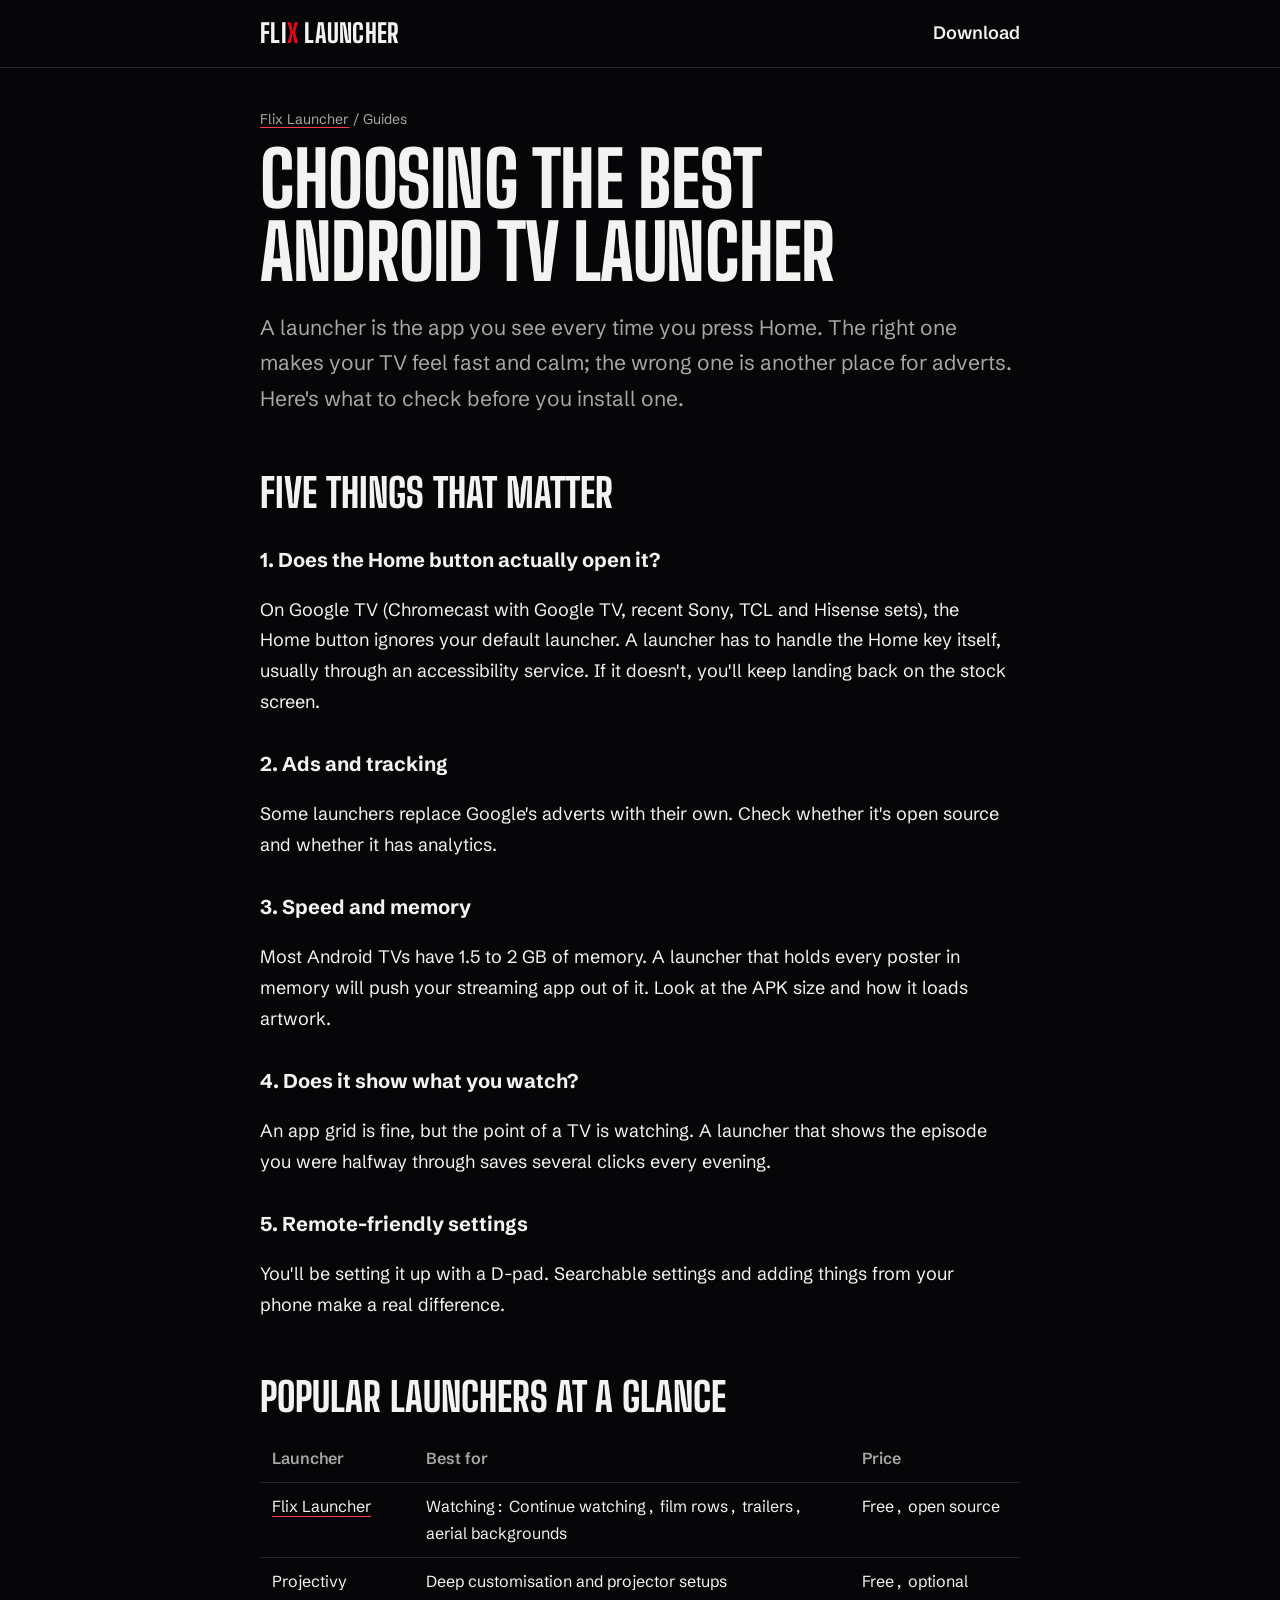
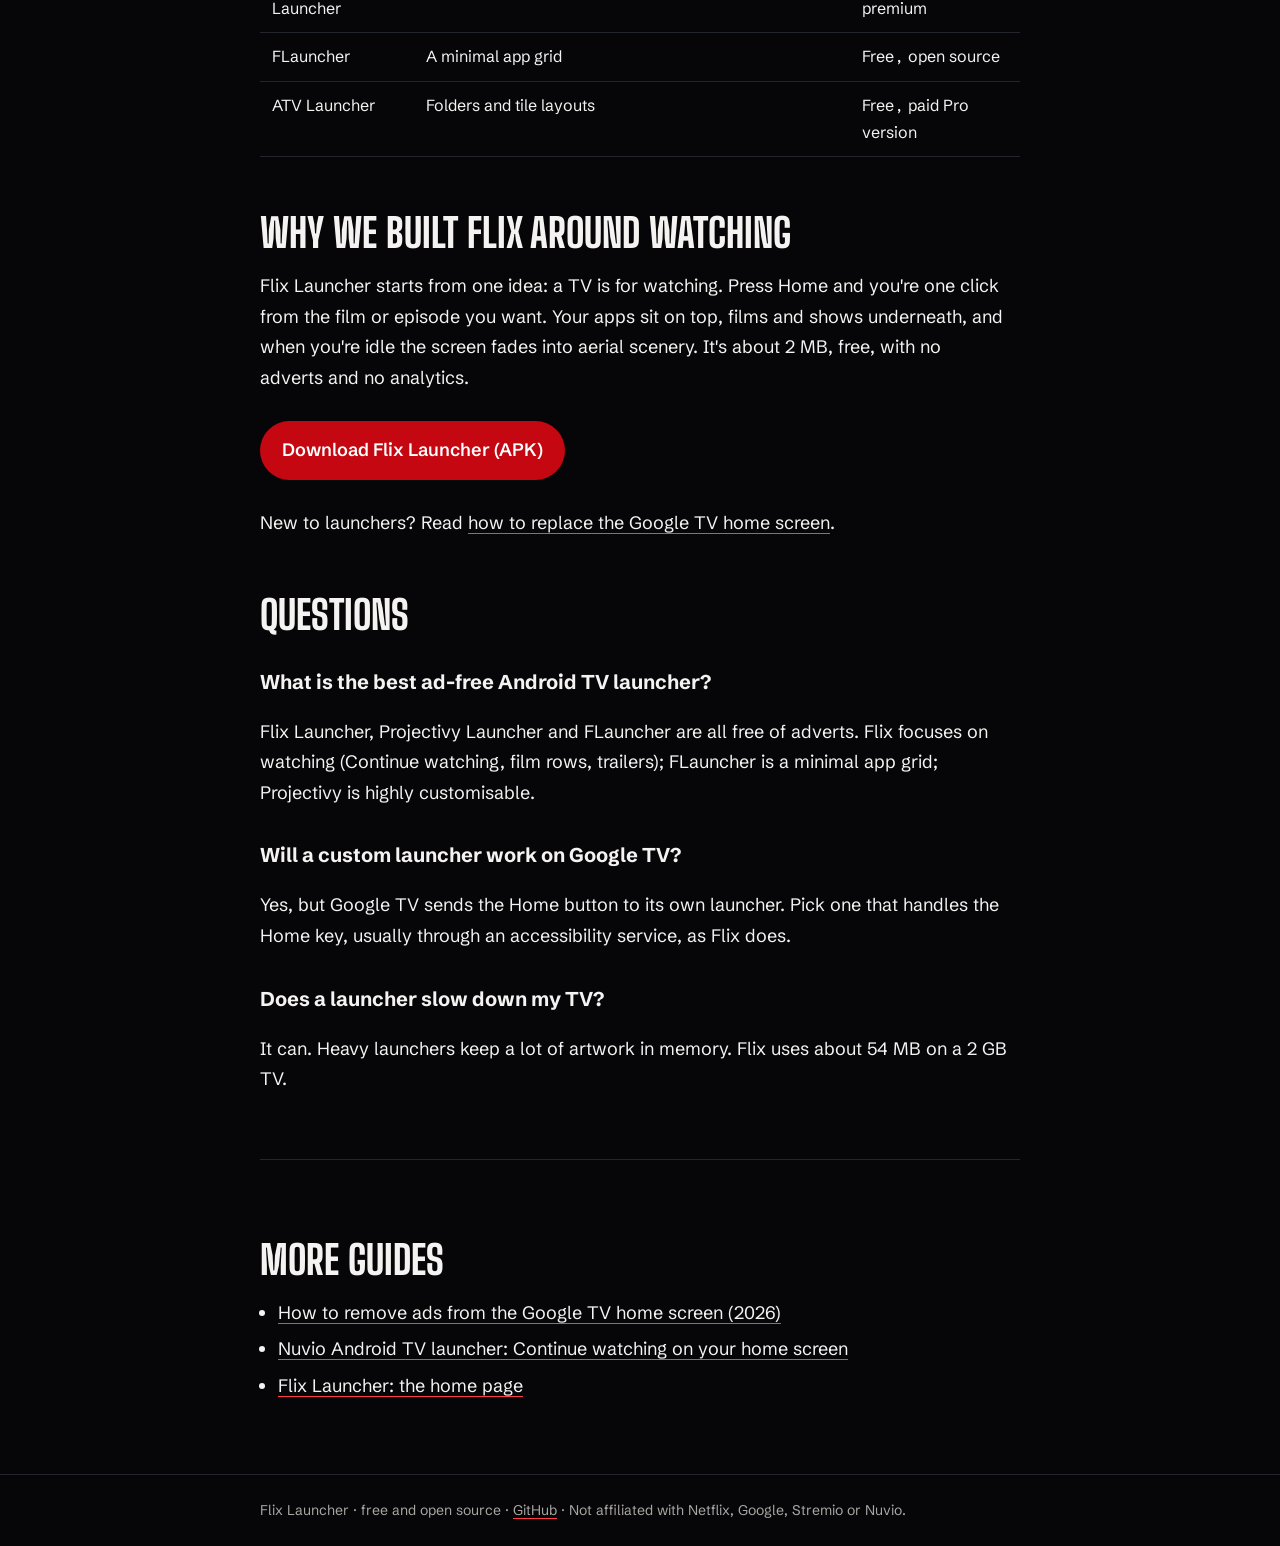
<file: docs/best-android-tv-launcher/index.html>
<!doctype html>
<html lang="en">
<head>
<meta charset="utf-8">
<meta name="viewport" content="width=device-width, initial-scale=1">
<title>Best Android TV launcher in 2026: what to look for</title>
<meta name="description" content="Choosing an Android TV launcher in 2026: what matters (Home button, ads, speed, memory), how the popular launchers differ, and which one fits watching films and shows.">
<link rel="canonical" href="https://hatrigt.github.io/flix-launcher/best-android-tv-launcher/">
<meta name="theme-color" content="#060608">
<meta property="og:type" content="article">
<meta property="og:site_name" content="Flix Launcher">
<meta property="og:title" content="Best Android TV launcher in 2026: what to look for">
<meta property="og:description" content="Choosing an Android TV launcher in 2026: what matters (Home button, ads, speed, memory), how the popular launchers differ, and which one fits watching films and shows.">
<meta property="og:url" content="https://hatrigt.github.io/flix-launcher/best-android-tv-launcher/">
<meta property="og:image" content="https://hatrigt.github.io/flix-launcher/social.png">
<meta name="twitter:card" content="summary_large_image">
<link rel="icon" href="data:image/svg+xml,%3Csvg xmlns='http://www.w3.org/2000/svg' viewBox='0 0 64 64'%3E%3Crect width='64' height='64' rx='14' fill='%23060608'/%3E%3Cpath d='M20 14h26v9H30v7h14v9H30v11H20z' fill='%23E50914'/%3E%3C/svg%3E">
<link rel="preconnect" href="https://fonts.googleapis.com">
<link rel="preconnect" href="https://fonts.gstatic.com" crossorigin>
<link href="https://fonts.googleapis.com/css2?family=Big+Shoulders+Display:wght@800&family=Schibsted+Grotesk:wght@400;600&display=swap" rel="stylesheet">
<link rel="stylesheet" href="../guide.css">
<script type="application/ld+json">[{"@context": "https://schema.org", "@type": "Article", "headline": "Best Android TV launcher in 2026: what to look for", "description": "Choosing an Android TV launcher in 2026: what matters (Home button, ads, speed, memory), how the popular launchers differ, and which one fits watching films and shows.", "datePublished": "2026-11-02", "dateModified": "2026-11-02", "image": "https://hatrigt.github.io/flix-launcher/home.jpg", "mainEntityOfPage": "https://hatrigt.github.io/flix-launcher/best-android-tv-launcher/", "author": {"@type": "Person", "name": "HatriGt", "url": "https://github.com/HatriGt"}}, {"@context": "https://schema.org", "@type": "BreadcrumbList", "itemListElement": [{"@type": "ListItem", "position": 1, "name": "Flix Launcher", "item": "https://hatrigt.github.io/flix-launcher/"}, {"@type": "ListItem", "position": 2, "name": "Best Android TV launcher", "item": "https://hatrigt.github.io/flix-launcher/best-android-tv-launcher/"}]}, {"@context": "https://schema.org", "@type": "FAQPage", "mainEntity": [{"@type": "Question", "name": "What is the best ad-free Android TV launcher?", "acceptedAnswer": {"@type": "Answer", "text": "Flix Launcher, Projectivy Launcher and FLauncher are all free of adverts. Flix focuses on watching (Continue watching, film rows, trailers); FLauncher is a minimal app grid; Projectivy is highly customisable."}}, {"@type": "Question", "name": "Will a custom launcher work on Google TV?", "acceptedAnswer": {"@type": "Answer", "text": "Yes, but Google TV sends the Home button to its own launcher. Pick one that handles the Home key, usually through an accessibility service, as Flix does."}}, {"@type": "Question", "name": "Does a launcher slow down my TV?", "acceptedAnswer": {"@type": "Answer", "text": "It can. Heavy launchers keep a lot of artwork in memory. Flix uses about 54 MB on a 2 GB TV."}}]}]</script>
</head>
<body>
<header class="top"><div class="in"><a class="brand" href="../">Fli<span>x</span> Launcher</a><a href="https://github.com/HatriGt/flix-launcher/releases/latest/download/flix-launcher.apk">Download</a></div></header>
<main class="page">
<nav class="crumbs" aria-label="Breadcrumb"><a href="../">Flix Launcher</a> / Guides</nav>
<h1>Choosing the best Android TV launcher</h1>
<p class="lede">A launcher is the app you see every time you press Home. The right one makes your TV feel fast and calm; the wrong one is another place for adverts. Here's what to check before you install one.</p>

<h2>Five things that matter</h2>
<h3>1. Does the Home button actually open it?</h3>
<p>On Google TV (Chromecast with Google TV, recent Sony, TCL and Hisense sets), the Home button ignores your default launcher. A launcher has to handle the Home key itself, usually through an accessibility service. If it doesn't, you'll keep landing back on the stock screen.</p>
<h3>2. Ads and tracking</h3>
<p>Some launchers replace Google's adverts with their own. Check whether it's open source and whether it has analytics.</p>
<h3>3. Speed and memory</h3>
<p>Most Android TVs have 1.5 to 2 GB of memory. A launcher that holds every poster in memory will push your streaming app out of it. Look at the APK size and how it loads artwork.</p>
<h3>4. Does it show what you watch?</h3>
<p>An app grid is fine, but the point of a TV is watching. A launcher that shows the episode you were halfway through saves several clicks every evening.</p>
<h3>5. Remote-friendly settings</h3>
<p>You'll be setting it up with a D-pad. Searchable settings and adding things from your phone make a real difference.</p>

<h2>Popular launchers at a glance</h2>
<table>
<thead><tr><th>Launcher</th><th>Best for</th><th>Price</th></tr></thead>
<tbody>
<tr><td><a href="../">Flix Launcher</a></td><td>Watching: Continue watching, film rows, trailers, aerial backgrounds</td><td>Free, open source</td></tr>
<tr><td>Projectivy Launcher</td><td>Deep customisation and projector setups</td><td>Free, optional premium</td></tr>
<tr><td>FLauncher</td><td>A minimal app grid</td><td>Free, open source</td></tr>
<tr><td>ATV Launcher</td><td>Folders and tile layouts</td><td>Free, paid Pro version</td></tr>
</tbody>
</table>

<h2>Why we built Flix around watching</h2>
<p>Flix Launcher starts from one idea: a TV is for watching. Press Home and you're one click from the film or episode you want. Your apps sit on top, films and shows underneath, and when you're idle the screen fades into aerial scenery. It's about 2 MB, free, with no adverts and no analytics.</p>
<p><a class="btn" href="https://github.com/HatriGt/flix-launcher/releases/latest/download/flix-launcher.apk">Download Flix Launcher (APK)</a></p>
<p>New to launchers? Read <a href="../remove-ads-google-tv-home-screen/">how to replace the Google TV home screen</a>.</p>

<h2>Questions</h2>
<h3>What is the best ad-free Android TV launcher?</h3><p>Flix Launcher, Projectivy Launcher and FLauncher are all free of adverts. Flix focuses on watching (Continue watching, film rows, trailers); FLauncher is a minimal app grid; Projectivy is highly customisable.</p><h3>Will a custom launcher work on Google TV?</h3><p>Yes, but Google TV sends the Home button to its own launcher. Pick one that handles the Home key, usually through an accessibility service, as Flix does.</p><h3>Does a launcher slow down my TV?</h3><p>It can. Heavy launchers keep a lot of artwork in memory. Flix uses about 54 MB on a 2 GB TV.</p>
<section class="more"><h2>More guides</h2><ul><li><a href="../remove-ads-google-tv-home-screen/">How to remove ads from the Google TV home screen (2026)</a></li><li><a href="../nuvio-android-tv-launcher/">Nuvio Android TV launcher: Continue watching on your home screen</a></li><li><a href="../">Flix Launcher: the home page</a></li></ul></section>
</main>
<footer><div class="in">Flix Launcher · free and open source · <a href="https://github.com/HatriGt/flix-launcher">GitHub</a> · Not affiliated with Netflix, Google, Stremio or Nuvio.</div></footer>
</body>
</html>
</file>
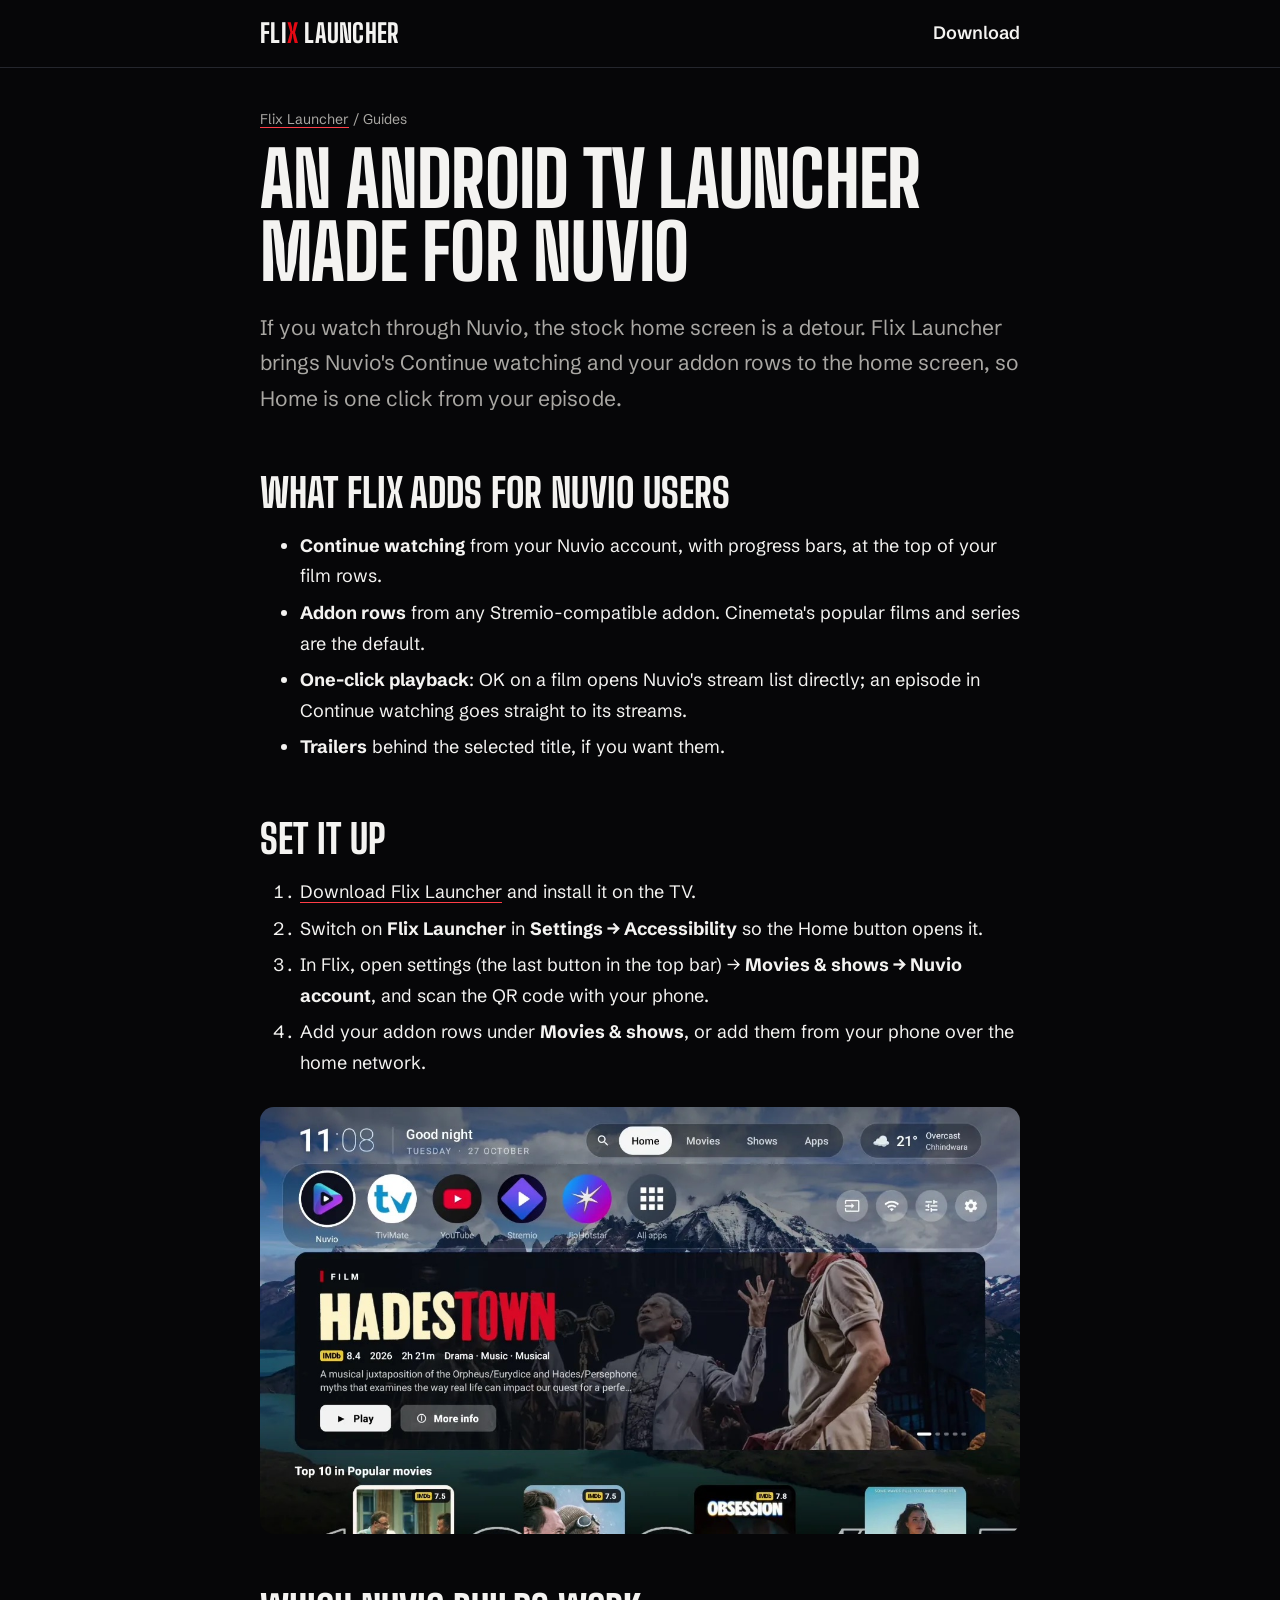
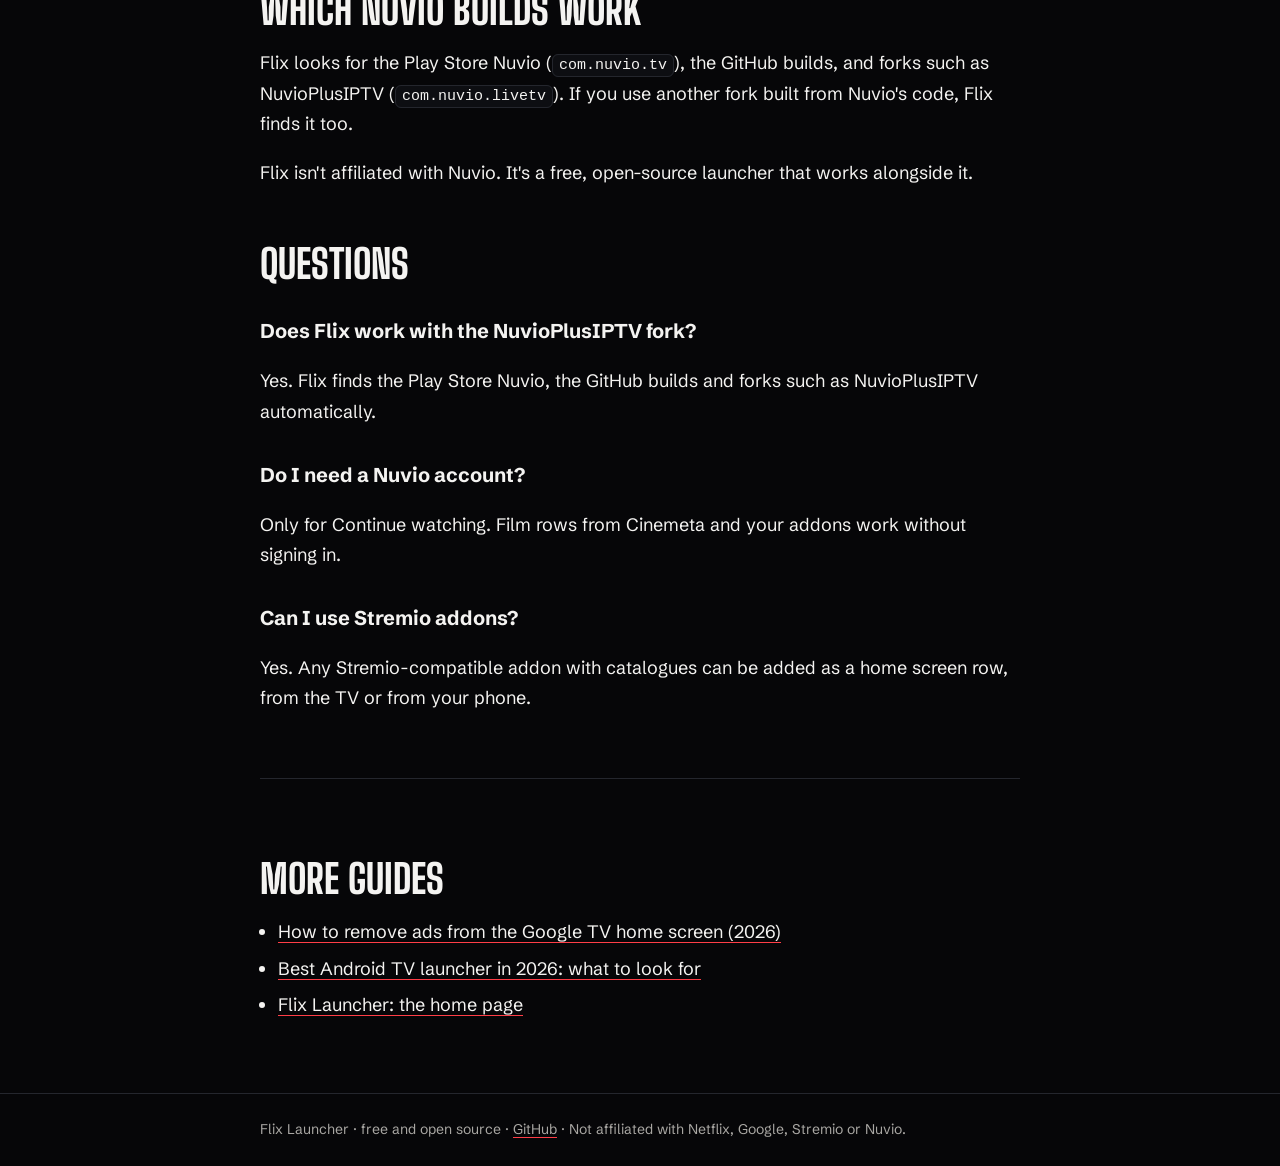
<file: docs/nuvio-android-tv-launcher/index.html>
<!doctype html>
<html lang="en">
<head>
<meta charset="utf-8">
<meta name="viewport" content="width=device-width, initial-scale=1">
<title>Nuvio Android TV launcher: Continue watching on your home screen</title>
<meta name="description" content="Flix Launcher puts Nuvio's Continue watching and your Stremio addon rows on the Android TV home screen. OK opens the title straight in Nuvio. Works with NuvioPlusIPTV too.">
<link rel="canonical" href="https://hatrigt.github.io/flix-launcher/nuvio-android-tv-launcher/">
<meta name="theme-color" content="#060608">
<meta property="og:type" content="article">
<meta property="og:site_name" content="Flix Launcher">
<meta property="og:title" content="Nuvio Android TV launcher: Continue watching on your home screen">
<meta property="og:description" content="Flix Launcher puts Nuvio's Continue watching and your Stremio addon rows on the Android TV home screen. OK opens the title straight in Nuvio. Works with NuvioPlusIPTV too.">
<meta property="og:url" content="https://hatrigt.github.io/flix-launcher/nuvio-android-tv-launcher/">
<meta property="og:image" content="https://hatrigt.github.io/flix-launcher/social.png">
<meta name="twitter:card" content="summary_large_image">
<link rel="icon" href="data:image/svg+xml,%3Csvg xmlns='http://www.w3.org/2000/svg' viewBox='0 0 64 64'%3E%3Crect width='64' height='64' rx='14' fill='%23060608'/%3E%3Cpath d='M20 14h26v9H30v7h14v9H30v11H20z' fill='%23E50914'/%3E%3C/svg%3E">
<link rel="preconnect" href="https://fonts.googleapis.com">
<link rel="preconnect" href="https://fonts.gstatic.com" crossorigin>
<link href="https://fonts.googleapis.com/css2?family=Big+Shoulders+Display:wght@800&family=Schibsted+Grotesk:wght@400;600&display=swap" rel="stylesheet">
<link rel="stylesheet" href="../guide.css">
<script type="application/ld+json">[{"@context": "https://schema.org", "@type": "Article", "headline": "Nuvio Android TV launcher: Continue watching on your home screen", "description": "Flix Launcher puts Nuvio's Continue watching and your Stremio addon rows on the Android TV home screen. OK opens the title straight in Nuvio. Works with NuvioPlusIPTV too.", "datePublished": "2026-11-02", "dateModified": "2026-11-02", "image": "https://hatrigt.github.io/flix-launcher/home.jpg", "mainEntityOfPage": "https://hatrigt.github.io/flix-launcher/nuvio-android-tv-launcher/", "author": {"@type": "Person", "name": "HatriGt", "url": "https://github.com/HatriGt"}}, {"@context": "https://schema.org", "@type": "BreadcrumbList", "itemListElement": [{"@type": "ListItem", "position": 1, "name": "Flix Launcher", "item": "https://hatrigt.github.io/flix-launcher/"}, {"@type": "ListItem", "position": 2, "name": "Launcher for Nuvio", "item": "https://hatrigt.github.io/flix-launcher/nuvio-android-tv-launcher/"}]}, {"@context": "https://schema.org", "@type": "FAQPage", "mainEntity": [{"@type": "Question", "name": "Does Flix work with the NuvioPlusIPTV fork?", "acceptedAnswer": {"@type": "Answer", "text": "Yes. Flix finds the Play Store Nuvio, the GitHub builds and forks such as NuvioPlusIPTV automatically."}}, {"@type": "Question", "name": "Do I need a Nuvio account?", "acceptedAnswer": {"@type": "Answer", "text": "Only for Continue watching. Film rows from Cinemeta and your addons work without signing in."}}, {"@type": "Question", "name": "Can I use Stremio addons?", "acceptedAnswer": {"@type": "Answer", "text": "Yes. Any Stremio-compatible addon with catalogues can be added as a home screen row, from the TV or from your phone."}}]}]</script>
</head>
<body>
<header class="top"><div class="in"><a class="brand" href="../">Fli<span>x</span> Launcher</a><a href="https://github.com/HatriGt/flix-launcher/releases/latest/download/flix-launcher.apk">Download</a></div></header>
<main class="page">
<nav class="crumbs" aria-label="Breadcrumb"><a href="../">Flix Launcher</a> / Guides</nav>
<h1>An Android TV launcher made for Nuvio</h1>
<p class="lede">If you watch through Nuvio, the stock home screen is a detour. Flix Launcher brings Nuvio's Continue watching and your addon rows to the home screen, so Home is one click from your episode.</p>

<h2>What Flix adds for Nuvio users</h2>
<ul>
<li><strong>Continue watching</strong> from your Nuvio account, with progress bars, at the top of your film rows.</li>
<li><strong>Addon rows</strong> from any Stremio-compatible addon. Cinemeta's popular films and series are the default.</li>
<li><strong>One-click playback</strong>: OK on a film opens Nuvio's stream list directly; an episode in Continue watching goes straight to its streams.</li>
<li><strong>Trailers</strong> behind the selected title, if you want them.</li>
</ul>

<h2>Set it up</h2>
<ol>
<li><a href="https://github.com/HatriGt/flix-launcher/releases/latest/download/flix-launcher.apk">Download Flix Launcher</a> and install it on the TV.</li>
<li>Switch on <strong>Flix Launcher</strong> in <strong>Settings → Accessibility</strong> so the Home button opens it.</li>
<li>In Flix, open settings (the last button in the top bar) → <strong>Movies &amp; shows → Nuvio account</strong>, and scan the QR code with your phone.</li>
<li>Add your addon rows under <strong>Movies &amp; shows</strong>, or add them from your phone over the home network.</li>
</ol>
<figure><img src="../home.jpg" alt="Flix Launcher showing film rows and a featured title that opens in Nuvio" width="1600" height="900" loading="lazy"></figure>

<h2>Which Nuvio builds work</h2>
<p>Flix looks for the Play Store Nuvio (<code>com.nuvio.tv</code>), the GitHub builds, and forks such as NuvioPlusIPTV (<code>com.nuvio.livetv</code>). If you use another fork built from Nuvio's code, Flix finds it too.</p>
<p>Flix isn't affiliated with Nuvio. It's a free, open-source launcher that works alongside it.</p>

<h2>Questions</h2>
<h3>Does Flix work with the NuvioPlusIPTV fork?</h3><p>Yes. Flix finds the Play Store Nuvio, the GitHub builds and forks such as NuvioPlusIPTV automatically.</p><h3>Do I need a Nuvio account?</h3><p>Only for Continue watching. Film rows from Cinemeta and your addons work without signing in.</p><h3>Can I use Stremio addons?</h3><p>Yes. Any Stremio-compatible addon with catalogues can be added as a home screen row, from the TV or from your phone.</p>
<section class="more"><h2>More guides</h2><ul><li><a href="../remove-ads-google-tv-home-screen/">How to remove ads from the Google TV home screen (2026)</a></li><li><a href="../best-android-tv-launcher/">Best Android TV launcher in 2026: what to look for</a></li><li><a href="../">Flix Launcher: the home page</a></li></ul></section>
</main>
<footer><div class="in">Flix Launcher · free and open source · <a href="https://github.com/HatriGt/flix-launcher">GitHub</a> · Not affiliated with Netflix, Google, Stremio or Nuvio.</div></footer>
</body>
</html>
</file>
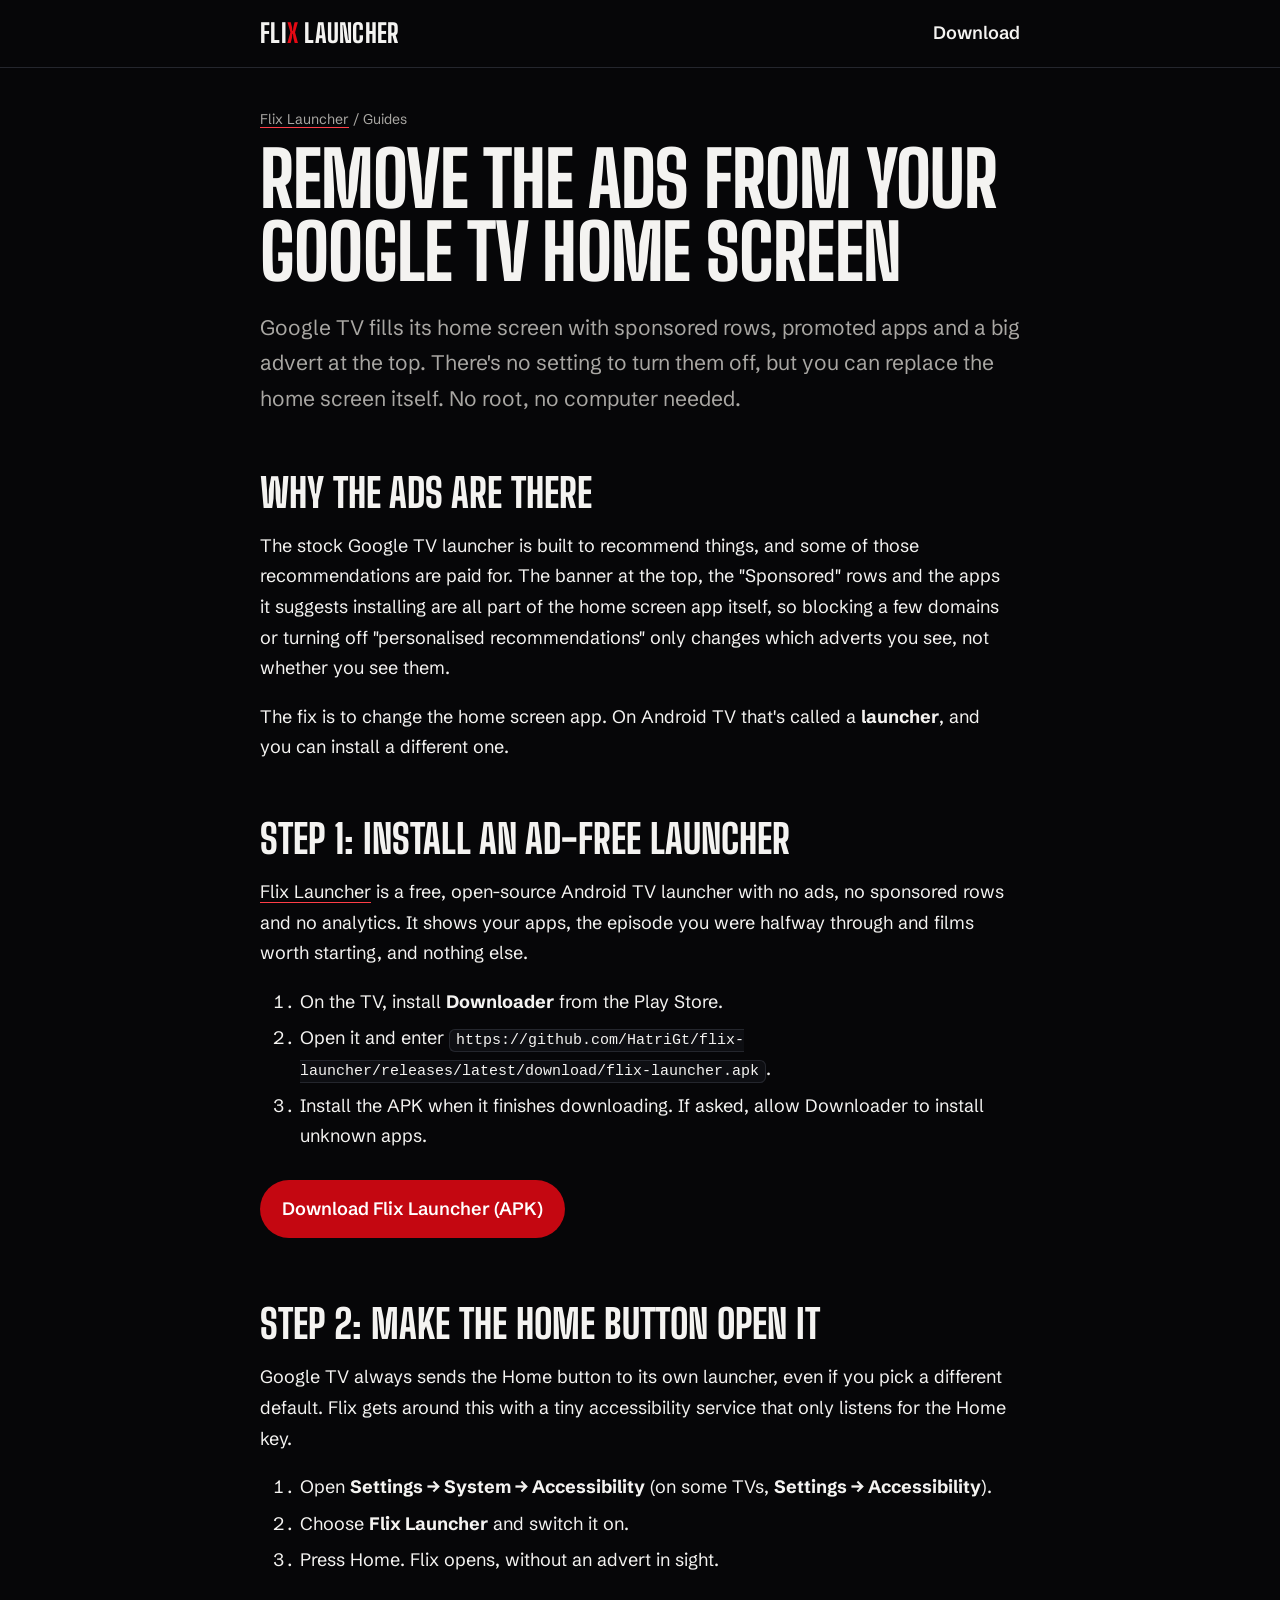
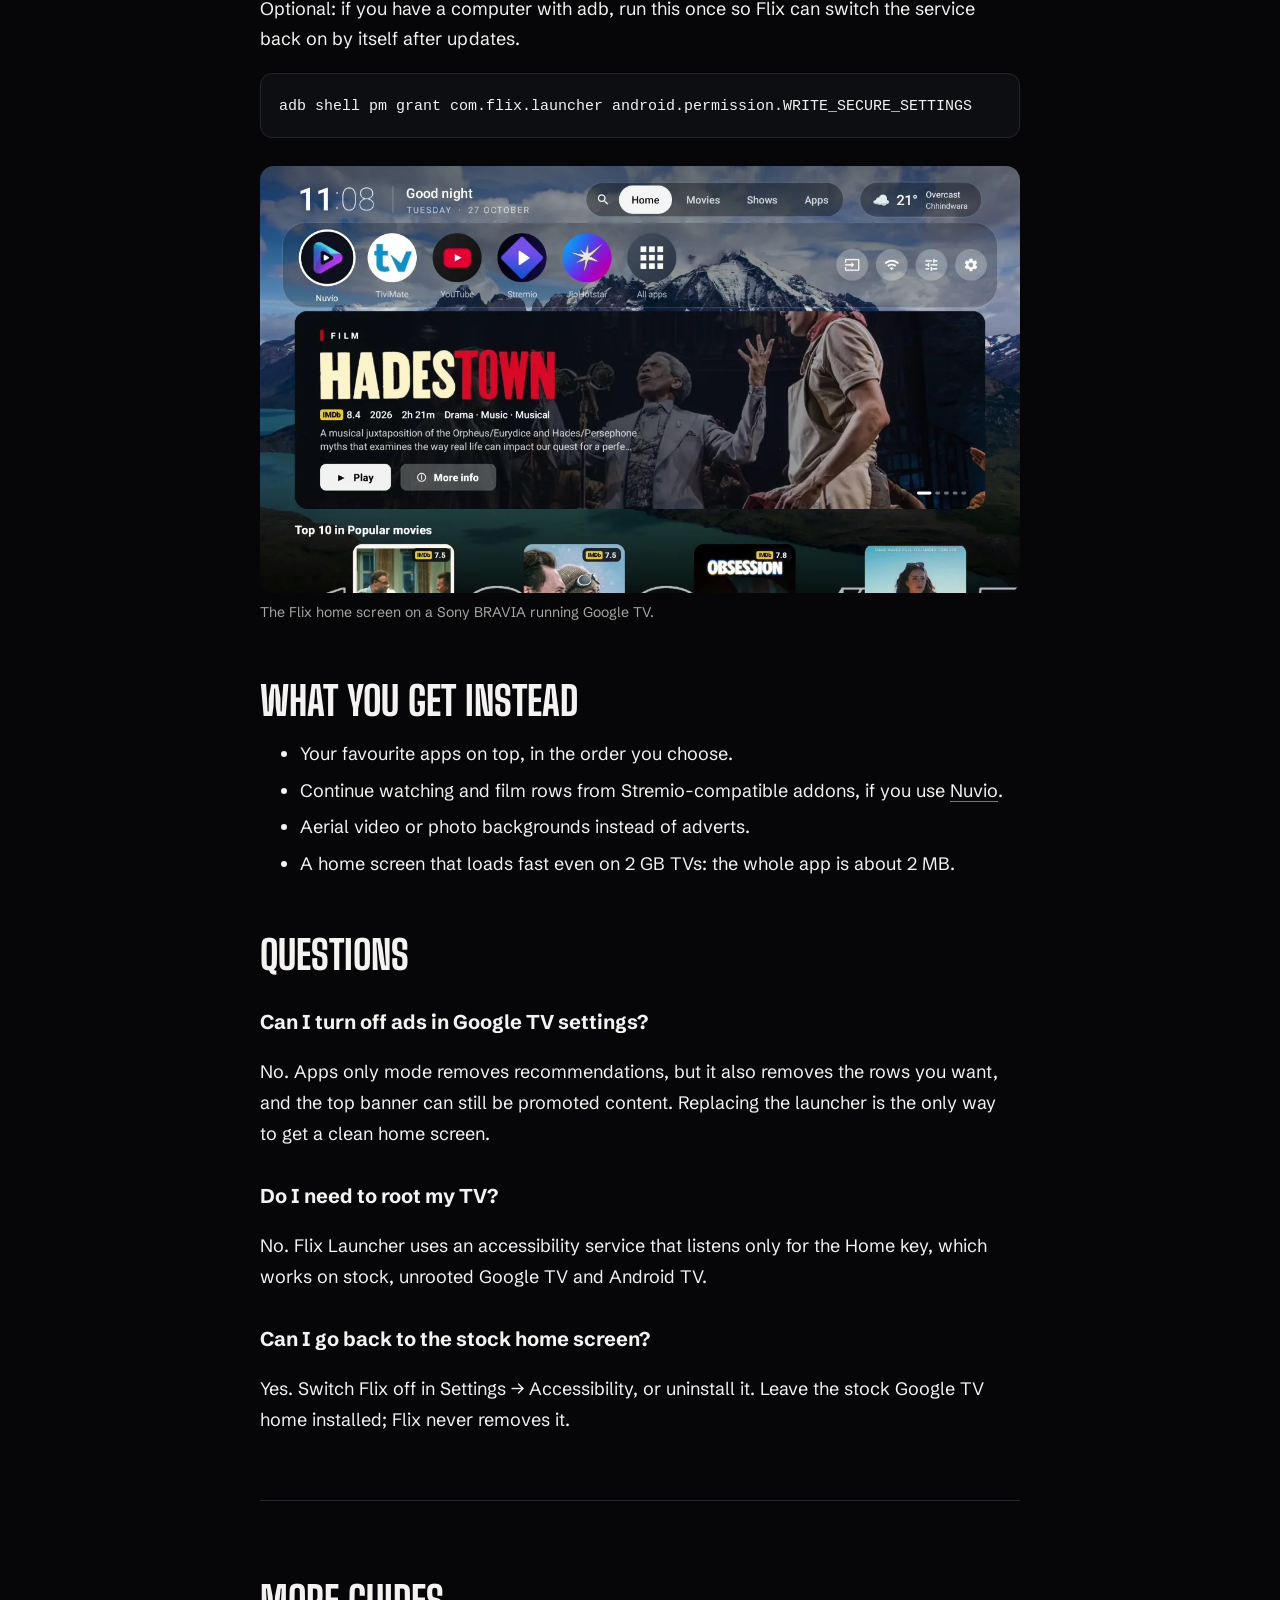
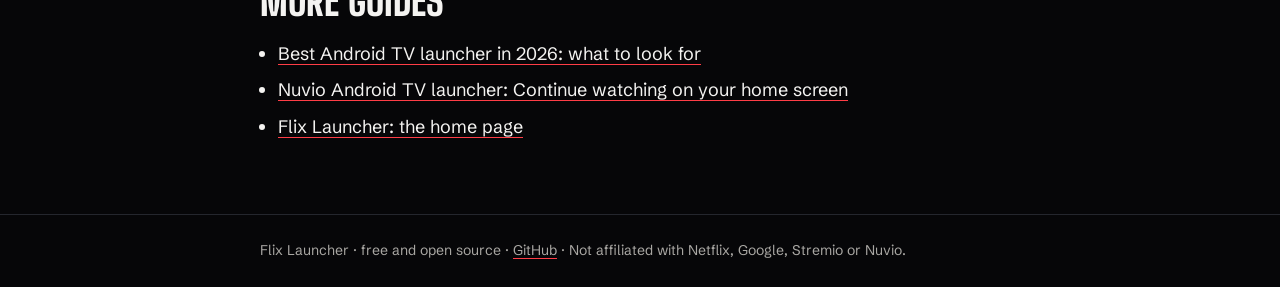
<file: docs/remove-ads-google-tv-home-screen/index.html>
<!doctype html>
<html lang="en">
<head>
<meta charset="utf-8">
<meta name="viewport" content="width=device-width, initial-scale=1">
<title>How to remove ads from the Google TV home screen (2026)</title>
<meta name="description" content="The Google TV home screen shows sponsored rows and promoted apps you can't switch off. Here's how to replace it with an ad-free launcher in five minutes, without root.">
<link rel="canonical" href="https://hatrigt.github.io/flix-launcher/remove-ads-google-tv-home-screen/">
<meta name="theme-color" content="#060608">
<meta property="og:type" content="article">
<meta property="og:site_name" content="Flix Launcher">
<meta property="og:title" content="How to remove ads from the Google TV home screen (2026)">
<meta property="og:description" content="The Google TV home screen shows sponsored rows and promoted apps you can't switch off. Here's how to replace it with an ad-free launcher in five minutes, without root.">
<meta property="og:url" content="https://hatrigt.github.io/flix-launcher/remove-ads-google-tv-home-screen/">
<meta property="og:image" content="https://hatrigt.github.io/flix-launcher/social.png">
<meta name="twitter:card" content="summary_large_image">
<link rel="icon" href="data:image/svg+xml,%3Csvg xmlns='http://www.w3.org/2000/svg' viewBox='0 0 64 64'%3E%3Crect width='64' height='64' rx='14' fill='%23060608'/%3E%3Cpath d='M20 14h26v9H30v7h14v9H30v11H20z' fill='%23E50914'/%3E%3C/svg%3E">
<link rel="preconnect" href="https://fonts.googleapis.com">
<link rel="preconnect" href="https://fonts.gstatic.com" crossorigin>
<link href="https://fonts.googleapis.com/css2?family=Big+Shoulders+Display:wght@800&family=Schibsted+Grotesk:wght@400;600&display=swap" rel="stylesheet">
<link rel="stylesheet" href="../guide.css">
<script type="application/ld+json">[{"@context": "https://schema.org", "@type": "Article", "headline": "How to remove ads from the Google TV home screen (2026)", "description": "The Google TV home screen shows sponsored rows and promoted apps you can't switch off. Here's how to replace it with an ad-free launcher in five minutes, without root.", "datePublished": "2026-11-02", "dateModified": "2026-11-02", "image": "https://hatrigt.github.io/flix-launcher/home.jpg", "mainEntityOfPage": "https://hatrigt.github.io/flix-launcher/remove-ads-google-tv-home-screen/", "author": {"@type": "Person", "name": "HatriGt", "url": "https://github.com/HatriGt"}}, {"@context": "https://schema.org", "@type": "BreadcrumbList", "itemListElement": [{"@type": "ListItem", "position": 1, "name": "Flix Launcher", "item": "https://hatrigt.github.io/flix-launcher/"}, {"@type": "ListItem", "position": 2, "name": "Remove ads from Google TV", "item": "https://hatrigt.github.io/flix-launcher/remove-ads-google-tv-home-screen/"}]}, {"@context": "https://schema.org", "@type": "FAQPage", "mainEntity": [{"@type": "Question", "name": "Can I turn off ads in Google TV settings?", "acceptedAnswer": {"@type": "Answer", "text": "No. Apps only mode removes recommendations, but it also removes the rows you want, and the top banner can still be promoted content. Replacing the launcher is the only way to get a clean home screen."}}, {"@type": "Question", "name": "Do I need to root my TV?", "acceptedAnswer": {"@type": "Answer", "text": "No. Flix Launcher uses an accessibility service that listens only for the Home key, which works on stock, unrooted Google TV and Android TV."}}, {"@type": "Question", "name": "Can I go back to the stock home screen?", "acceptedAnswer": {"@type": "Answer", "text": "Yes. Switch Flix off in Settings → Accessibility, or uninstall it. Leave the stock Google TV home installed; Flix never removes it."}}]}]</script>
</head>
<body>
<header class="top"><div class="in"><a class="brand" href="../">Fli<span>x</span> Launcher</a><a href="https://github.com/HatriGt/flix-launcher/releases/latest/download/flix-launcher.apk">Download</a></div></header>
<main class="page">
<nav class="crumbs" aria-label="Breadcrumb"><a href="../">Flix Launcher</a> / Guides</nav>
<h1>Remove the ads from your Google TV home screen</h1>
<p class="lede">Google TV fills its home screen with sponsored rows, promoted apps and a big advert at the top. There's no setting to turn them off, but you can replace the home screen itself. No root, no computer needed.</p>

<h2>Why the ads are there</h2>
<p>The stock Google TV launcher is built to recommend things, and some of those recommendations are paid for. The banner at the top, the "Sponsored" rows and the apps it suggests installing are all part of the home screen app itself, so blocking a few domains or turning off "personalised recommendations" only changes which adverts you see, not whether you see them.</p>
<p>The fix is to change the home screen app. On Android TV that's called a <strong>launcher</strong>, and you can install a different one.</p>

<h2>Step 1: install an ad-free launcher</h2>
<p><a href="../">Flix Launcher</a> is a free, open-source Android TV launcher with no ads, no sponsored rows and no analytics. It shows your apps, the episode you were halfway through and films worth starting, and nothing else.</p>
<ol>
<li>On the TV, install <strong>Downloader</strong> from the Play Store.</li>
<li>Open it and enter <code>https://github.com/HatriGt/flix-launcher/releases/latest/download/flix-launcher.apk</code>.</li>
<li>Install the APK when it finishes downloading. If asked, allow Downloader to install unknown apps.</li>
</ol>
<p><a class="btn" href="https://github.com/HatriGt/flix-launcher/releases/latest/download/flix-launcher.apk">Download Flix Launcher (APK)</a></p>

<h2>Step 2: make the Home button open it</h2>
<p>Google TV always sends the Home button to its own launcher, even if you pick a different default. Flix gets around this with a tiny accessibility service that only listens for the Home key.</p>
<ol>
<li>Open <strong>Settings → System → Accessibility</strong> (on some TVs, <strong>Settings → Accessibility</strong>).</li>
<li>Choose <strong>Flix Launcher</strong> and switch it on.</li>
<li>Press Home. Flix opens, without an advert in sight.</li>
</ol>
<p>Optional: if you have a computer with adb, run this once so Flix can switch the service back on by itself after updates.</p>
<pre><code>adb shell pm grant com.flix.launcher android.permission.WRITE_SECURE_SETTINGS</code></pre>

<figure><img src="../home.jpg" alt="Flix Launcher home screen on a Sony BRAVIA: a row of apps, a featured film and film rows, no ads" width="1600" height="900" loading="lazy"><figcaption>The Flix home screen on a Sony BRAVIA running Google TV.</figcaption></figure>

<h2>What you get instead</h2>
<ul>
<li>Your favourite apps on top, in the order you choose.</li>
<li>Continue watching and film rows from Stremio-compatible addons, if you use <a href="../nuvio-android-tv-launcher/">Nuvio</a>.</li>
<li>Aerial video or photo backgrounds instead of adverts.</li>
<li>A home screen that loads fast even on 2 GB TVs: the whole app is about 2 MB.</li>
</ul>

<h2>Questions</h2>
<h3>Can I turn off ads in Google TV settings?</h3><p>No. Apps only mode removes recommendations, but it also removes the rows you want, and the top banner can still be promoted content. Replacing the launcher is the only way to get a clean home screen.</p><h3>Do I need to root my TV?</h3><p>No. Flix Launcher uses an accessibility service that listens only for the Home key, which works on stock, unrooted Google TV and Android TV.</p><h3>Can I go back to the stock home screen?</h3><p>Yes. Switch Flix off in Settings → Accessibility, or uninstall it. Leave the stock Google TV home installed; Flix never removes it.</p>
<section class="more"><h2>More guides</h2><ul><li><a href="../best-android-tv-launcher/">Best Android TV launcher in 2026: what to look for</a></li><li><a href="../nuvio-android-tv-launcher/">Nuvio Android TV launcher: Continue watching on your home screen</a></li><li><a href="../">Flix Launcher: the home page</a></li></ul></section>
</main>
<footer><div class="in">Flix Launcher · free and open source · <a href="https://github.com/HatriGt/flix-launcher">GitHub</a> · Not affiliated with Netflix, Google, Stremio or Nuvio.</div></footer>
</body>
</html>
</file>
<file: docs/guide.css>
:root{--ink:#060608;--ink-2:#0d0e12;--line:#24262d;--text:#f4f3f1;--dim:#a9a7a3;--red:#e50914;--red-btn:#c40711;--red-text:#ff3d46;
  --display:"Big Shoulders Display","Arial Narrow",sans-serif;--sans:"Schibsted Grotesk",-apple-system,BlinkMacSystemFont,"Segoe UI",sans-serif}
*{box-sizing:border-box}
html{background:var(--ink);scrollbar-color:#2c2e35 var(--ink)}
body{margin:0;background:var(--ink);color:var(--text);font:400 18px/1.7 var(--sans);-webkit-font-smoothing:antialiased}
::selection{background:var(--red);color:#fff}
a{color:var(--text);text-underline-offset:.22em;text-decoration-thickness:1px;text-decoration-color:var(--red-text)}
a:hover{color:#fff;text-decoration-thickness:2px}
:focus-visible{outline:2px solid #fff;outline-offset:3px;border-radius:6px}
img{display:block;max-width:100%;height:auto;border-radius:14px}
.top{border-bottom:1px solid var(--line)}
.top .in,.page,footer .in{width:min(760px,100% - 32px);margin-inline:auto}
.top .in{display:flex;justify-content:space-between;align-items:center;padding:18px 0;font-weight:600}
.top a{text-decoration:none}
.brand{font:800 26px/1 var(--display);letter-spacing:.01em;text-transform:uppercase}
.brand span{color:var(--red)}
.crumbs{font-size:14px;color:var(--dim);margin:40px 0 12px}
.crumbs a{color:var(--dim)}
h1{font:800 clamp(44px,7vw,76px)/.95 var(--display);text-transform:uppercase;letter-spacing:-.01em;margin:0 0 22px;text-wrap:balance}
h2{font:800 clamp(30px,4vw,40px)/1 var(--display);text-transform:uppercase;margin:56px 0 14px;text-wrap:balance}
h3{font-size:20px;margin:30px 0 6px}
.lede{font-size:21px;color:var(--dim);max-width:62ch}
p,li{max-width:68ch}
li{margin:6px 0}
code{font:15px/1.5 ui-monospace,SFMono-Regular,Menlo,monospace;background:var(--ink-2);border:1px solid var(--line);border-radius:6px;padding:2px 6px}
pre{background:var(--ink-2);border:1px solid var(--line);border-radius:12px;padding:16px 18px;overflow-x:auto}
pre code{border:0;padding:0;background:none}
table{width:100%;border-collapse:collapse;font-size:16px;margin:18px 0;font-variant-numeric:tabular-nums}
th,td{text-align:left;padding:10px 12px;border-bottom:1px solid var(--line);vertical-align:top}
th{color:var(--dim);font-weight:600}
.btn{display:inline-flex;gap:10px;align-items:center;background:var(--red-btn);color:#fff;text-decoration:none;font-weight:600;padding:14px 22px;border-radius:999px;margin:10px 0}
.btn:hover{background:#d60a15;color:#fff}
figure{margin:28px 0}
figcaption{font-size:14px;color:var(--dim);margin-top:8px}
.more{margin-top:64px;padding-top:24px;border-top:1px solid var(--line)}
.more ul{padding-left:18px}
footer{border-top:1px solid var(--line);margin-top:72px;color:var(--dim);font-size:14px}
footer .in{padding:24px 0}
footer a{color:var(--dim)}
</file>
